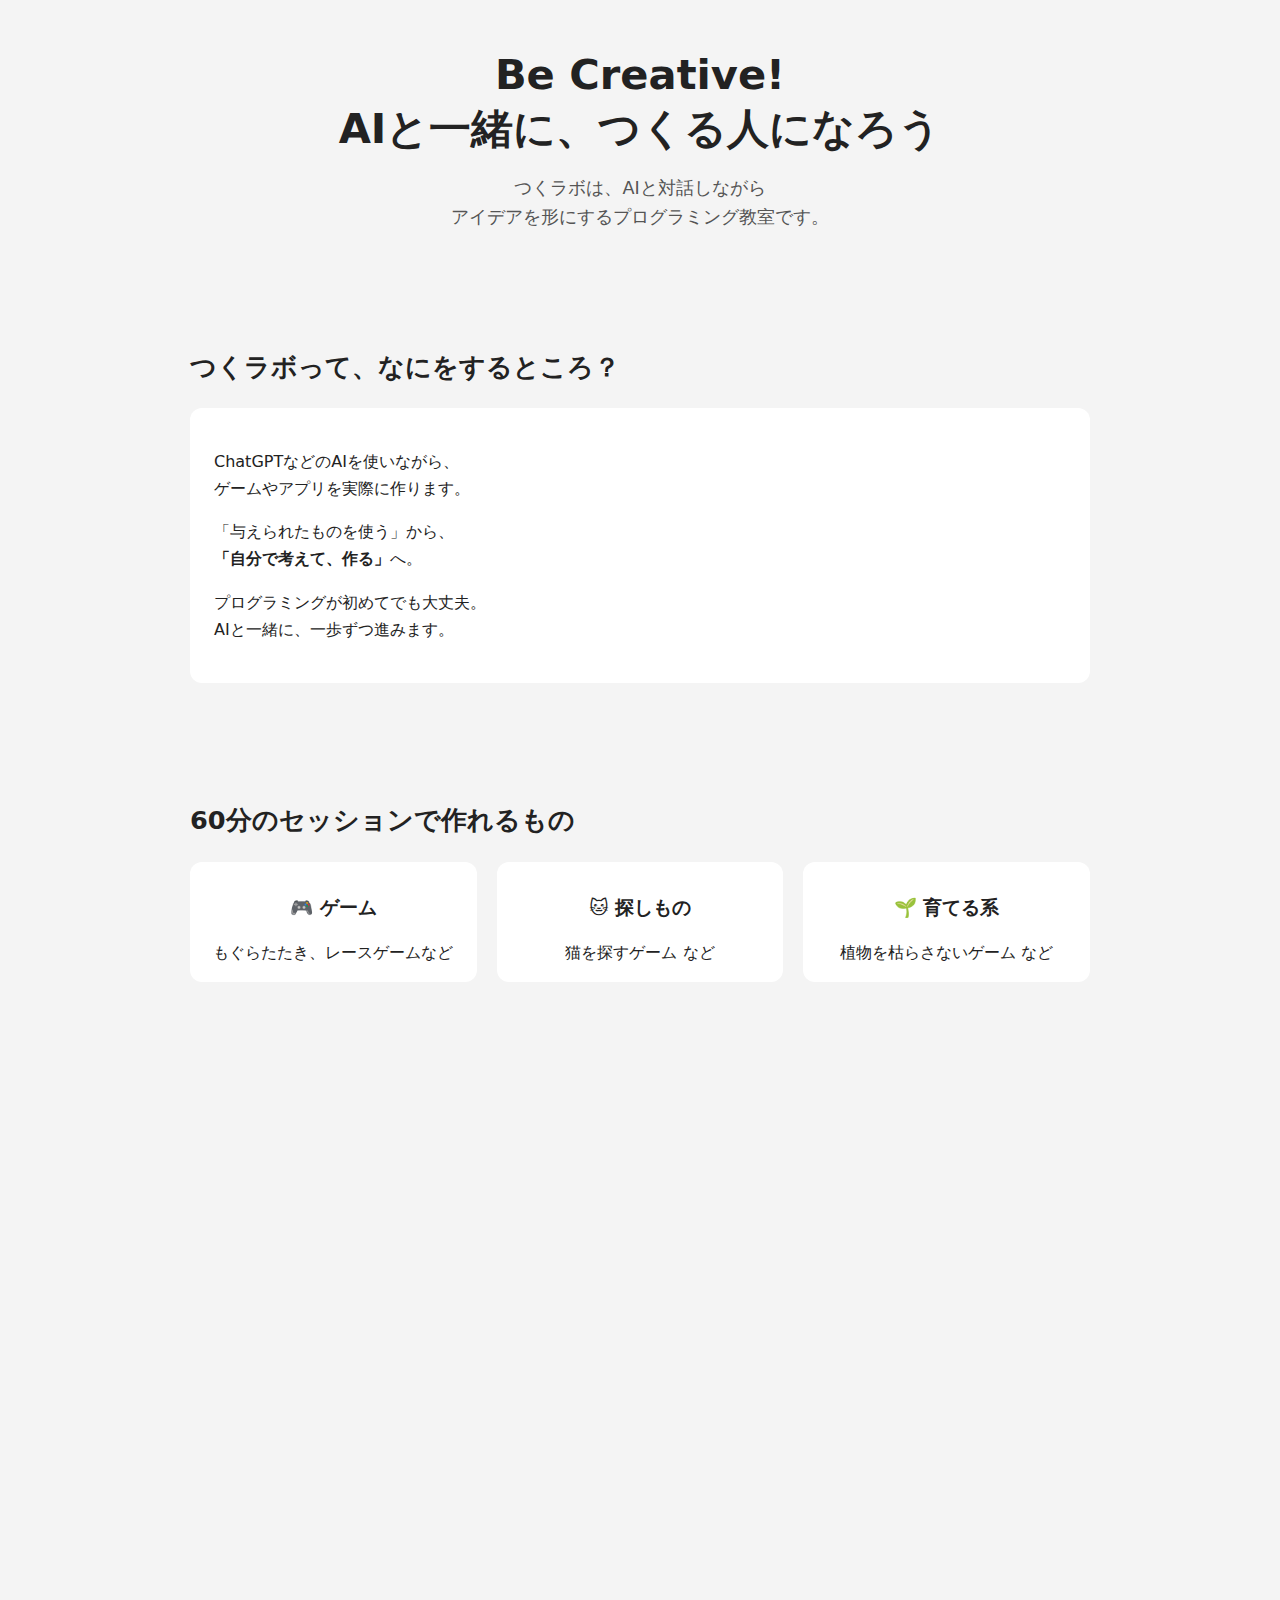
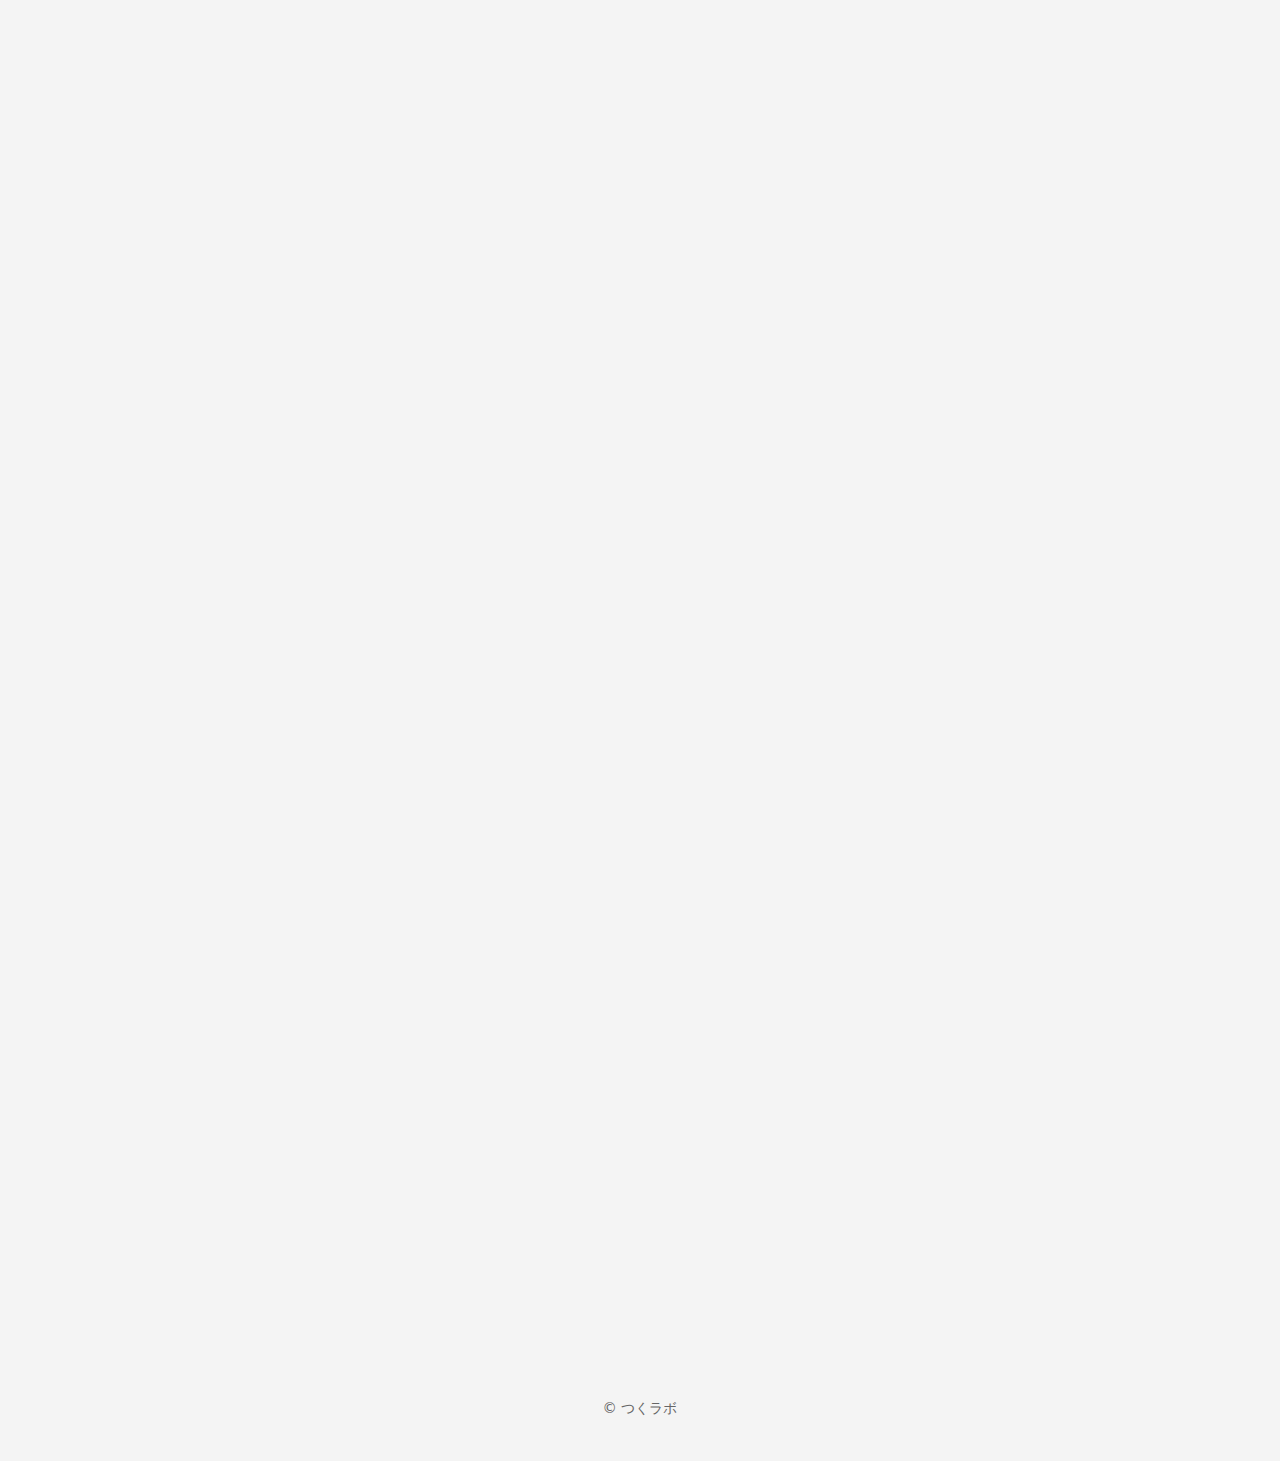
<file: index.html>
<!doctype html>
<html lang="ja">
<head>
  <meta charset="utf-8">
  <title>つくラボ｜AIと一緒に、つくる人になろう</title>
  <meta name="viewport" content="width=device-width, initial-scale=1">

  <link rel="stylesheet" href="style.css">
</head>

<body>

  <!-- HERO -->
  <section class="hero fade">
    <h1>Be Creative!<br>AIと一緒に、つくる人になろう</h1>
    <p>
      つくラボは、AIと対話しながら<br>
      アイデアを形にするプログラミング教室です。
    </p>
  </section>

  <!-- ABOUT -->
  <section class="fade">
    <h2>つくラボって、なにをするところ？</h2>
    <div class="card">
      <p>
        ChatGPTなどのAIを使いながら、<br>
        ゲームやアプリを実際に作ります。
      </p>
      <p>
        「与えられたものを使う」から、<br>
        <strong>「自分で考えて、作る」</strong>へ。
      </p>
      <p>
        プログラミングが初めてでも大丈夫。<br>
        AIと一緒に、一歩ずつ進みます。
      </p>
    </div>
  </section>

  <!-- WORKS -->
  <section class="fade">
    <h2>60分のセッションで作れるもの</h2>
    <div class="works">
      <div class="work">
        <h3>🎮 ゲーム</h3>
        <p>もぐらたたき、レースゲームなど</p>
      </div>
      <div class="work">
        <h3>🐱 探しもの</h3>
        <p>猫を探すゲーム など</p>
      </div>
      <div class="work">
        <h3>🌱 育てる系</h3>
        <p>植物を枯らさないゲーム など</p>
      </div>
    </div>
  </section>

  <!-- FOR ADULT -->
  <section class="fade">
    <h2>大人の方へ</h2>
    <div class="card">
      <p>
        つくラボでは、大人の方の参加も歓迎しています。
      </p>
      <p>
        プログラミング経験は不要です。<br>
        AIと対話しながら、
      </p>
      <ul>
        <li>簡単なゲーム</li>
        <li>業務に使えるツール</li>
        <li>アイデアのプロトタイプ</li>
      </ul>
      <p>
        を作る体験ができます。
      </p>
    </div>
  </section>

  <!-- TEACHER -->
  <section class="fade">
    <h2>講師紹介</h2>
    <div class="card">
      <p><strong>竹内 智則</strong></p>
      <p>
        プログラマー・英語講師。<br>
        iPhoneアプリ「ぼくらの瞬間英作文」は<br>
        40,000以上ダウンロードされています。
      </p>
      <p>
        2025年、子どもが生まれ、地元藤枝へ。<br>
        この街で「つくる人」を増やしたいと思い、つくラボを始めました。
      </p>
    </div>
  </section>

  <!-- PRICE -->
  <section class="fade">
    <h2>料金について</h2>
    <div class="card">
      <p>
        体験ワークショップ：<strong>1,000円</strong>
      </p>
      <p>
        月謝（予定）：<strong>7,700円〜</strong>
      </p>
      <p class="note">
        ※内容・方針は変えず、段階的にアップデート予定です
      </p>
    </div>
  </section>

  <!-- APPLY -->
  <section class="fade">
    <h2>体験ワークショップ申込み</h2>
    <div class="card">
      <p>
        開催日・時間は随時更新します。
      </p>
      <a class="btn" href="https://forms.gle/xxxx" target="_blank">
        申し込みはこちら
      </a>
    </div>
  </section>

  <!-- SNS -->
  <section class="fade">
    <h2>活動の様子</h2>
    <p>
      日々の様子はInstagramで発信しています。
    </p>
    <a class="btn" href="#" target="_blank">
      Instagramを見る
    </a>
  </section>

  <footer>
    © つくラボ
  </footer>

  <script src="script.js"></script>

</body>
</html>
</file>
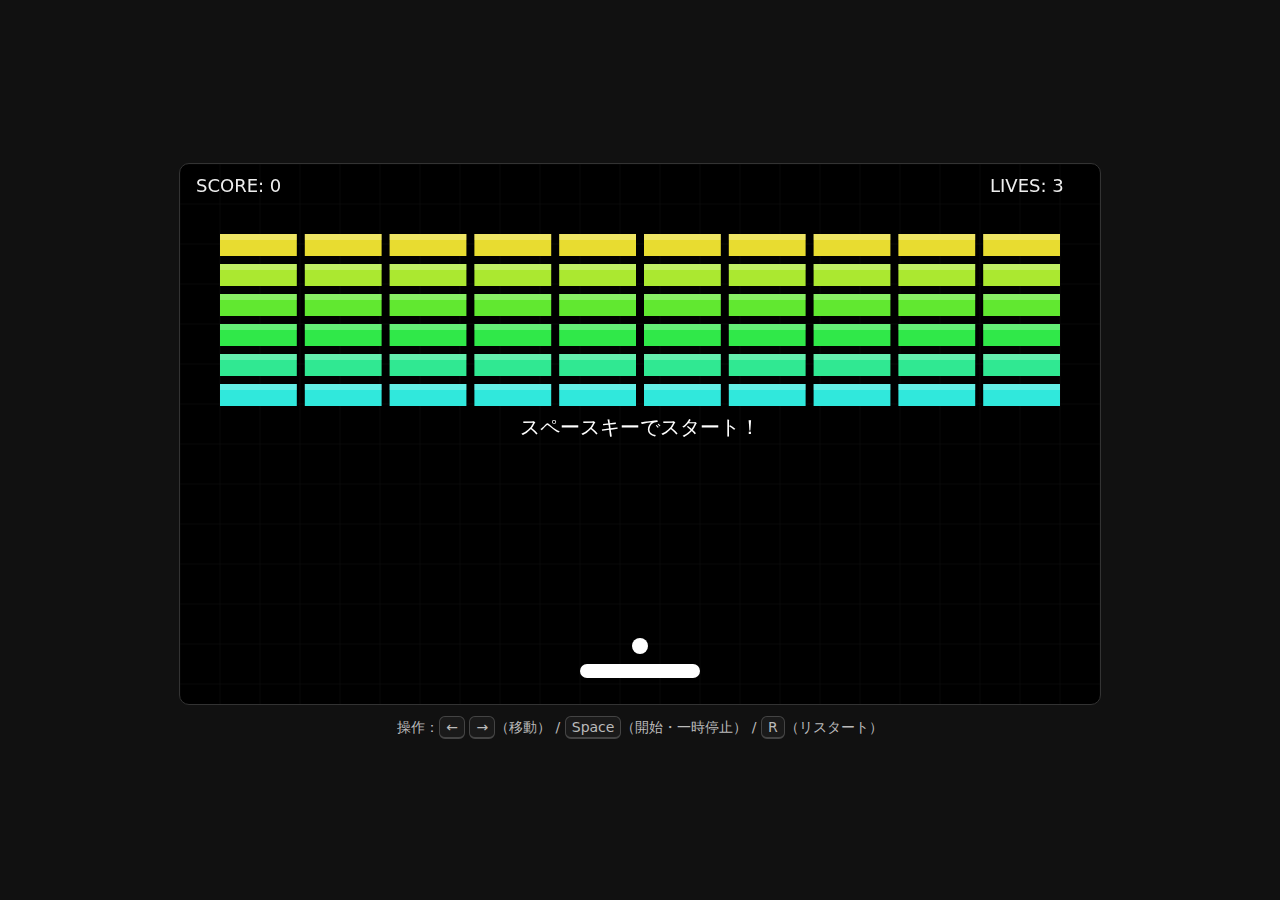
<file: demo_apps/break_out/index.html>
<!doctype html>
<html lang="ja">
<head>
  <meta charset="utf-8" />
  <meta name="viewport" content="width=device-width,initial-scale=1" />
  <title>Block Breaker (JS)</title>
  <style>
    body { margin: 0; background: #111; color: #eee; font-family: system-ui, -apple-system, sans-serif; }
    .wrap { display: grid; place-items: center; height: 100vh; }
    canvas { background: #000; border: 1px solid #333; border-radius: 10px; }
    .hint { margin-top: 10px; font-size: 14px; color: #bbb; text-align: center; }
    .kbd { padding: 2px 6px; border: 1px solid #444; border-bottom-width: 2px; border-radius: 6px; background: #1a1a1a; }
  </style>
</head>
<body>
  <div class="wrap">
    <div>
      <canvas id="game" width="920" height="540"></canvas>
      <div class="hint">
        操作：<span class="kbd">←</span> <span class="kbd">→</span>（移動）
        / <span class="kbd">Space</span>（開始・一時停止）
        / <span class="kbd">R</span>（リスタート）
      </div>
    </div>
  </div>

<script>
(() => {

  // ===== 効果音 =====
  const hitSound = new Audio("firework.mp3");
  hitSound.volume = 0.6;

  // 連続再生対策
  function playHitSound() {
    hitSound.currentTime = 0;
    hitSound.play();
  }

  const canvas = document.getElementById("game");
  const ctx = canvas.getContext("2d");

  // ====== 設定 ======
  const W = canvas.width, H = canvas.height;

  const paddle = {
    w: 120,
    h: 14,
    x: (W - 120) / 2,
    y: H - 40,
    speed: 820, // px/s
  };

  const ball = {
    r: 8,
    x: W / 2,
    y: H - 60,
    vx: 600, // px/s
    vy: -700, // px/s
    speedMax: 1200,
  };

  const bricks = {
    cols: 10,
    rows: 6,
    gap: 8,
    top: 70,
    side: 40,
    h: 22,
    items: []
  };

  function resetBricks() {
    bricks.items = [];
    const totalGap = (bricks.cols - 1) * bricks.gap;
    const bw = (W - bricks.side * 2 - totalGap) / bricks.cols;
    for (let r = 0; r < bricks.rows; r++) {
      for (let c = 0; c < bricks.cols; c++) {
        bricks.items.push({
          x: bricks.side + c * (bw + bricks.gap),
          y: bricks.top + r * (bricks.h + bricks.gap),
          w: bw,
          h: bricks.h,
          alive: true,
          hp: 1, // 1で通常、2以上で硬いブロックも作れる
          value: 10
        });
      }
    }
  }

  function resetBallAndPaddle() {
    paddle.x = (W - paddle.w) / 2;
    ball.x = W / 2;
    ball.y = paddle.y - 18;
    ball.vx = (Math.random() < 0.5 ? -1 : 1) * 240;
    ball.vy = -280;
  }

  let score = 0;
  let lives = 3;
  let running = false; // Spaceで開始
  let gameOver = false;
  let cleared = false;

  resetBricks();
  resetBallAndPaddle();

  // ====== 入力 ======
  const keys = new Set();
  window.addEventListener("keydown", (e) => {
    if (["ArrowLeft","ArrowRight","Space","KeyR"].includes(e.code)) e.preventDefault();
    keys.add(e.code);

    if (e.code === "Space") {
      if (!gameOver && !cleared) running = !running;
    }
    if (e.code === "KeyR") restart();
  });
  window.addEventListener("keyup", (e) => keys.delete(e.code));

  // ====== ユーティリティ ======
  function clamp(v, min, max) { return Math.max(min, Math.min(max, v)); }

  function circleRectCollision(cx, cy, cr, rx, ry, rw, rh) {
    const nx = clamp(cx, rx, rx + rw);
    const ny = clamp(cy, ry, ry + rh);
    const dx = cx - nx;
    const dy = cy - ny;
    return (dx*dx + dy*dy) <= cr*cr;
  }

  // ====== ゲーム制御 ======
  function restart() {
    score = 0;
    lives = 3;
    running = false;
    gameOver = false;
    cleared = false;
    resetBricks();
    resetBallAndPaddle();
  }

  function loseLife() {
    lives--;
    running = false;
    if (lives <= 0) {
      gameOver = true;
    } else {
      resetBallAndPaddle();
    }
  }

  function checkClear() {
    if (bricks.items.every(b => !b.alive)) {
      cleared = true;
      running = false;
    }
  }

  // ====== 更新 ======
  let last = performance.now();

  function update(dt) {
    // パドル移動
    let dir = 0;
    if (keys.has("ArrowLeft")) dir -= 1;
    if (keys.has("ArrowRight")) dir += 1;
    paddle.x += dir * paddle.speed * dt;
    paddle.x = clamp(paddle.x, 10, W - paddle.w - 10);

    // 停止中はボールをパドルに追従
    if (!running) {
      ball.x = clamp(ball.x, paddle.x + paddle.w/2, paddle.x + paddle.w/2);
      ball.y = paddle.y - 18;
      return;
    }

    // ボール移動
    ball.x += ball.vx * dt;
    ball.y += ball.vy * dt;

    // 壁反射
    if (ball.x - ball.r < 0) { ball.x = ball.r; ball.vx *= -1; }
    if (ball.x + ball.r > W) { ball.x = W - ball.r; ball.vx *= -1; }
    if (ball.y - ball.r < 0) { ball.y = ball.r; ball.vy *= -1; }

    // 落下
    if (ball.y - ball.r > H) {
      loseLife();
      return;
    }

    // パドル衝突
    if (circleRectCollision(ball.x, ball.y, ball.r, paddle.x, paddle.y, paddle.w, paddle.h) && ball.vy > 0) {
      // どこに当たったかで角度変化
      const hit = (ball.x - (paddle.x + paddle.w/2)) / (paddle.w/2); // -1..1
      const maxAngle = 70 * Math.PI / 180; // 最大70度
      const angle = hit * maxAngle;

      // 速度は少しずつ上げる（上限あり）
      const speed = clamp(Math.hypot(ball.vx, ball.vy) * 1.03, 200, ball.speedMax);
      ball.vx = speed * Math.sin(angle);
      ball.vy = -Math.abs(speed * Math.cos(angle));

      // めり込み防止
      ball.y = paddle.y - ball.r - 0.5;
    }

    // ブロック衝突
    for (const b of bricks.items) {
      if (!b.alive) continue;
      if (!circleRectCollision(ball.x, ball.y, ball.r, b.x, b.y, b.w, b.h)) continue;

      // ヒット処理
      b.hp -= 1;

      playHitSound();

      if (b.hp <= 0) {
        b.alive = false;
        score += b.value;
        checkClear();
      }

      // 反射（簡易：どっち側に当たったかで反転）
      const prevX = ball.x - ball.vx * dt;
      const prevY = ball.y - ball.vy * dt;

      const hitFromLeft  = prevX <= b.x - ball.r;
      const hitFromRight = prevX >= b.x + b.w + ball.r;
      const hitFromTop   = prevY <= b.y - ball.r;
      const hitFromBottom= prevY >= b.y + b.h + ball.r;

      if (hitFromLeft || hitFromRight) ball.vx *= -1;
      else if (hitFromTop || hitFromBottom) ball.vy *= -1;
      else ball.vy *= -1; // 迷ったら縦反転

      break; // 1フレームで複数ブロックに当たりすぎるのを防止
    }
  }

  // ====== 描画 ======
  function draw() {
    ctx.clearRect(0, 0, W, H);

    // 背景グリッド風
    ctx.globalAlpha = 0.15;
    ctx.strokeStyle = "#3a3a3a";
    ctx.lineWidth = 1;
    for (let x = 0; x <= W; x += 40) {
      ctx.beginPath(); ctx.moveTo(x, 0); ctx.lineTo(x, H); ctx.stroke();
    }
    for (let y = 0; y <= H; y += 40) {
      ctx.beginPath(); ctx.moveTo(0, y); ctx.lineTo(W, y); ctx.stroke();
    }
    ctx.globalAlpha = 1;

    // UI
    ctx.fillStyle = "#eee";
    ctx.font = "18px system-ui";
    ctx.fillText(`SCORE: ${score}`, 16, 28);
    ctx.fillText(`LIVES: ${lives}`, W - 110, 28);

    // ブロック
    for (const b of bricks.items) {
      if (!b.alive) continue;
      ctx.fillStyle = "hsl(" + (b.y * 0.8) + " 80% 55%)";
      ctx.fillRect(b.x, b.y, b.w, b.h);
      ctx.globalAlpha = 0.25;
      ctx.fillStyle = "#fff";
      ctx.fillRect(b.x, b.y, b.w, 6);
      ctx.globalAlpha = 1;
    }

    // パドル
    ctx.fillStyle = "#ffffff";
    roundRect(ctx, paddle.x, paddle.y, paddle.w, paddle.h, 7);
    ctx.fill();

    // ボール
    ctx.beginPath();
    ctx.arc(ball.x, ball.y, ball.r, 0, Math.PI * 2);
    ctx.fillStyle = "#fff";
    ctx.fill();

    // メッセージ
    if (gameOver) {
      centerText("GAME OVER", 46);
      centerText("Rボタンで再スタート", 18, 34);
    } else if (cleared) {
      centerText("CLEAR!", 46);
      centerText("Rボタンで再スタート", 18, 34);
    } else if (!running) {
      centerText("スペースキーでスタート！", 20);
    }
  }

  function centerText(text, size, yOffset=0) {
    ctx.fillStyle = "#fff";
    ctx.font = `${size}px system-ui`;
    const m = ctx.measureText(text);
    ctx.fillText(text, (W - m.width)/2, H/2 + yOffset);
  }

  function roundRect(ctx, x, y, w, h, r) {
    const rr = Math.min(r, w/2, h/2);
    ctx.beginPath();
    ctx.moveTo(x + rr, y);
    ctx.arcTo(x + w, y, x + w, y + h, rr);
    ctx.arcTo(x + w, y + h, x, y + h, rr);
    ctx.arcTo(x, y + h, x, y, rr);
    ctx.arcTo(x, y, x + w, y, rr);
    ctx.closePath();
  }

  // ====== ループ ======
  function loop(now) {
    const dt = Math.min(0.033, (now - last) / 1000); // 最大33ms
    last = now;

    update(dt);
    draw();

    requestAnimationFrame(loop);
  }
  requestAnimationFrame(loop);
})();
</script>
</body>
</html>
</file>
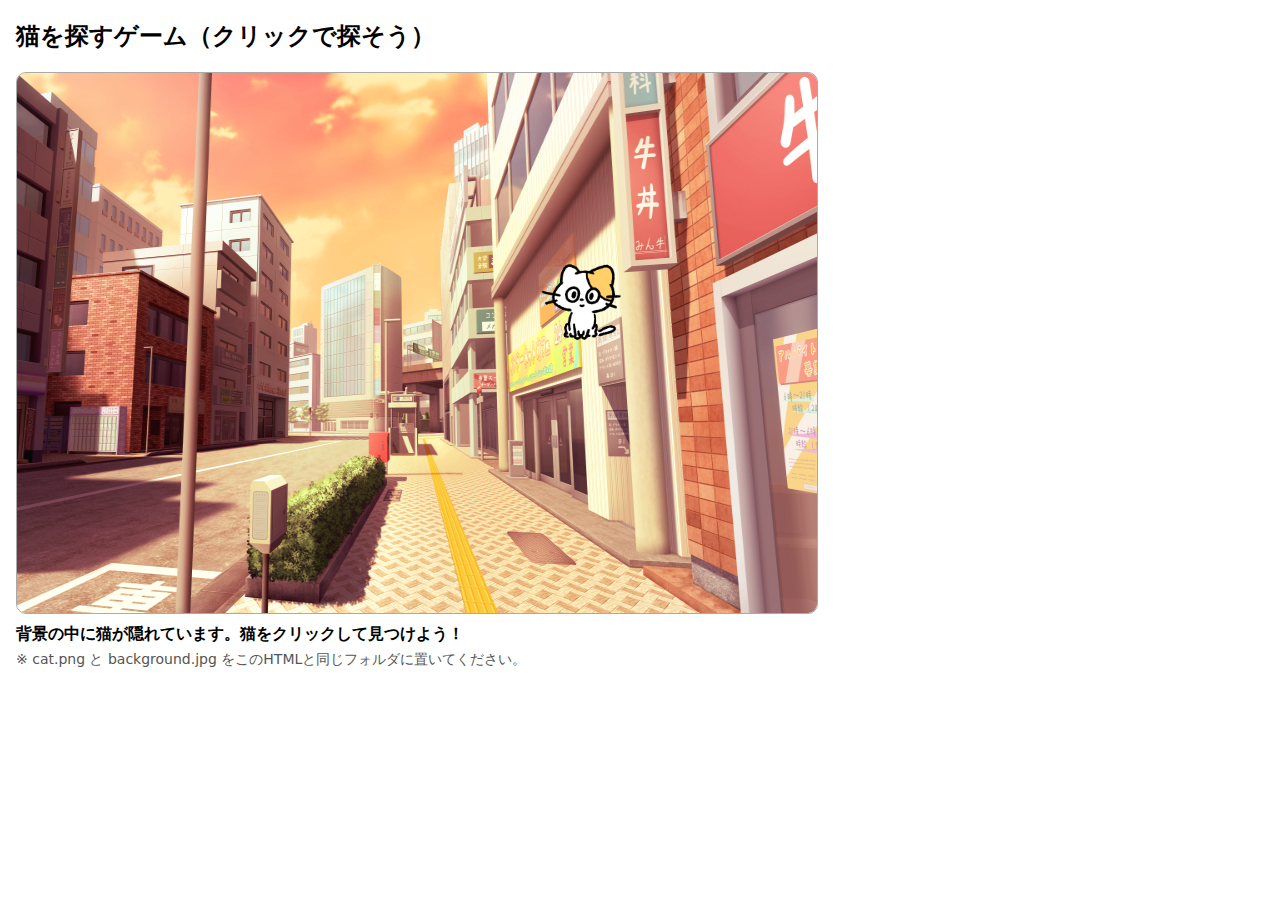
<file: demo_apps/cat_search/index.html>
<!doctype html>
<html lang="ja">
<head>
  <meta charset="utf-8" />
  <meta name="viewport" content="width=device-width,initial-scale=1" />
  <title>猫を探すゲーム</title>
  <style>
    body {
      font-family: system-ui, -apple-system, "Hiragino Sans", "Noto Sans JP", sans-serif;
      margin: 16px;
    }
    canvas {
      border: 1px solid #aaa;
      border-radius: 10px;
      display: block;
      background: #f9f9f9;
      max-width: 100%;
      height: auto;
    }
    .info {
      margin-top: 10px;
      font-weight: 700;
    }
    .hint {
      margin-top: 6px;
      color: #555;
      font-size: 14px;
    }
  </style>
</head>
<body>
  <h2>猫を探すゲーム（クリックで探そう）</h2>
  <canvas id="game" width="800" height="540"></canvas>
  <div class="info" id="info">背景の中に猫が隠れています。猫をクリックして見つけよう！</div>
  <div class="hint">※ cat.png と background.jpg をこのHTMLと同じフォルダに置いてください。</div>

  <script>
    const canvas = document.getElementById("game");
    const ctx = canvas.getContext("2d");
    const info = document.getElementById("info");

    const W = canvas.width;
    const H = canvas.height;

    // ===== 画像読み込み =====
    const bgImg = new Image();
    bgImg.src = "background.jpg";

    const catImg = new Image();
    catImg.src = "cat.png";

    // ===== ゲーム状態 =====
    let cleared = false;

    // 猫の表示サイズ（画像の実サイズに関係なくここで統一）
    const cat = {
      w: 90,
      h: 90,
      x: 0,
      y: 0,
      visible: true
    };

    // 猫の位置をランダムに決める（背景からはみ出さない）
    function randomizeCatPosition() {
      cat.x = Math.floor(Math.random() * (W - cat.w));
      cat.y = Math.floor(Math.random() * (H - cat.h));
    }

    // クリック座標をキャンバス座標に変換
    function getMousePos(evt) {
      const rect = canvas.getBoundingClientRect();
      const scaleX = canvas.width / rect.width;
      const scaleY = canvas.height / rect.height;
      return {
        x: (evt.clientX - rect.left) * scaleX,
        y: (evt.clientY - rect.top) * scaleY
      };
    }

    // 当たり判定（猫の矩形をクリックしたか）
    function isHitCat(px, py) {
      return (
        px >= cat.x &&
        px <= cat.x + cat.w &&
        py >= cat.y &&
        py <= cat.y + cat.h
      );
    }

    // ===== クリック処理 =====
    canvas.addEventListener("click", (e) => {
      if (cleared) return;

      const { x, y } = getMousePos(e);

      if (cat.visible && isHitCat(x, y)) {
        cleared = true;
        info.textContent = "🎉 クリア！猫を見つけました！";
      } else {
        // 外した時のメッセージ（任意）
        info.textContent = "うーん…そこじゃない！もう一度探してみよう。";
      }
    });

    // ===== 描画 =====
    function draw() {
      // 背景
      ctx.clearRect(0, 0, W, H);
      ctx.drawImage(bgImg, 0, 0, W, H);

      // 猫
      if (!cleared && cat.visible) {
        ctx.drawImage(catImg, cat.x, cat.y, cat.w, cat.h);
      }

      // クリア表示（キャンバス上にも表示）
      if (cleared) {
        ctx.fillStyle = "rgba(0,0,0,0.55)";
        ctx.fillRect(0, 0, W, H);

        ctx.fillStyle = "#fff";
        ctx.font = "bold 44px sans-serif";
        ctx.textAlign = "center";
        ctx.fillText("CLEAR!", W / 2, H / 2 - 10);

        ctx.font = "20px sans-serif";
        ctx.fillText("猫を見つけた！", W / 2, H / 2 + 30);

        ctx.textAlign = "left";
      }

      requestAnimationFrame(draw);
    }

    // ===== 画像ロード完了を待って開始 =====
    function startIfReady() {
      if (!bgImg.complete || !catImg.complete) return;
      // 画像が壊れていたり 0x0 のとき対策（読み込み失敗時）
      if (bgImg.naturalWidth === 0 || catImg.naturalWidth === 0) {
        info.textContent = "画像の読み込みに失敗しました。ファイル名と場所を確認してください。";
        return;
      }
      randomizeCatPosition();
      draw();
    }

    bgImg.onload = startIfReady;
    catImg.onload = startIfReady;

    // どちらかがキャッシュで即completeのときの保険
    setTimeout(startIfReady, 50);
  </script>
</body>
</html>
</file>
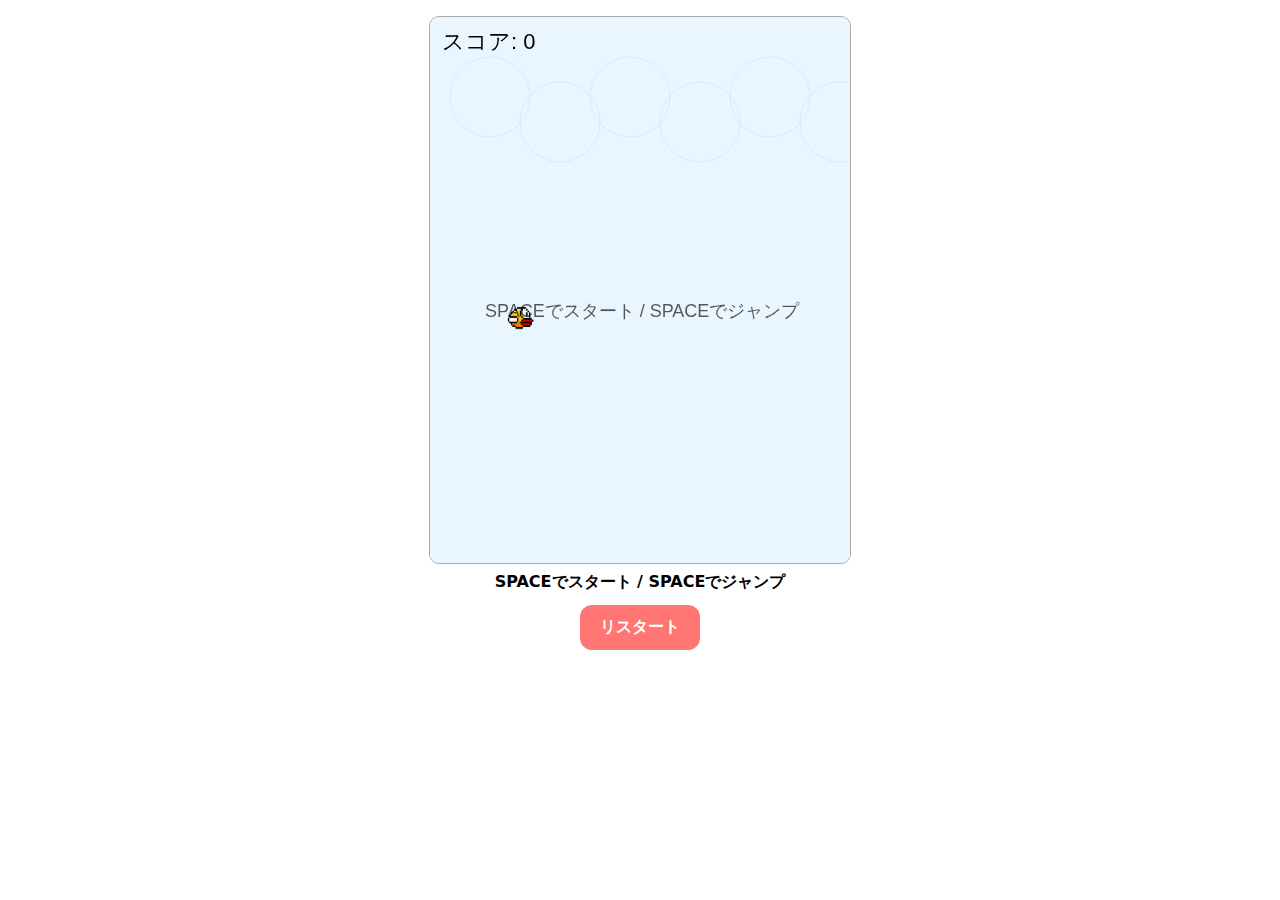
<file: demo_apps/flappybird/index.html>
<!doctype html>
<html lang="ja">
<head>
  <meta charset="utf-8" />
  <meta name="viewport" content="width=device-width,initial-scale=1" />
  <title>Flappy Bird：スペースで飛ぶ鳥</title>
  <style>
    body{
      font-family: system-ui, -apple-system, "Hiragino Sans", "Noto Sans JP", sans-serif;
      margin: 16px;
      display: flex;
      flex-direction: column;
      align-items: center;   /* 横方向中央 */
    }
    canvas{
      border: 1px solid #aaa;
      border-radius: 10px;
      background: #f7fbff;
      display: block;
    }
    .info{
      margin-top: 8px;
      font-weight: 700;
    }
    .sub{
      margin-top: 4px;
      color: #555;
      font-size: 13px;
    }
    #restartBtn{
      margin-top: 12px;
      padding: 12px 20px;
      font-size: 16px;
      font-weight: 700;
      border-radius: 12px;
      border: none;
      background: #ff7675;
      color: #fff;
      cursor: pointer;
    }

    #restartBtn:active{
      transform: scale(0.96);
    }
  </style>
</head>
<body>

<canvas id="game" width="600" height="600"></canvas>
<div class="info" id="info">SPACEでスタート / SPACEでジャンプ</div>
<button id="restartBtn">リスタート</button>

<script>
const canvas = document.getElementById("game");
const ctx = canvas.getContext("2d");
const info = document.getElementById("info");

const W = canvas.width;
const H = canvas.height;

const birdImage = new Image();
birdImage.src = "bird.png";

const flapSound = new Audio("flap.mp3");
flapSound.volume = 0.6;

function playFlapSound() {
  flapSound.currentTime = 0; // 連打対策
  flapSound.play().catch(() => { });
}

// ===== 鳥（プレイヤー） =====
const bird = {
  x: 90,
  y: H / 2,
  r: 14,          // 半径
  vy: 0,
  gravity: 0.45,
  flap: -7.5
};

// ===== パイプ（障害物） =====
let pipes = [];
const pipeW = 60;
const gapH = 160;
let pipeSpeed = 2.6;
let spawnTimer = 0;
const SPAWN_INTERVAL = 95; // フレーム（60fps前提で約1.6秒）

// ===== ゲーム状態 =====
let running = false;
let gameOver = false;
let score = 0;

// ===== 入力 =====
window.addEventListener("keydown", (e) => {
  if (e.key === " " || e.code === "Space") {
    e.preventDefault();
    if (!running && !gameOver) startGame();
    if (running) bird.vy = bird.flap;
    playFlapSound();
  }
  if (e.key.toLowerCase() === "r") {
    reset();
  }
});

canvas.addEventListener("pointerdown", () => {
  // スマホ/タブレットでも遊べるように
  if (!running && !gameOver) startGame();
  if (running) bird.vy = bird.flap;
  playFlapSound();
});

// ===== 初期化 =====
function reset() {
  running = false;
  gameOver = false;
  score = 0;
  pipes = [];
  spawnTimer = 0;
  pipeSpeed = 2.6;

  bird.y = H / 2;
  bird.vy = 0;

  info.textContent = "SPACEでスタート / SPACEでジャンプ";
}

function startGame() {
  running = true;
  info.textContent = "飛べ！";
}

// ===== パイプ生成 =====
function spawnPipe() {
  // 上パイプの下端が y=topH になるイメージ
  const margin = 70;
  const topH = Math.floor(
    margin + Math.random() * (H - margin*2 - gapH)
  );

  pipes.push({
    x: W + 10,
    topH: topH,
    passed: false
  });
}

// ===== 当たり判定（円 vs 矩形） =====
function circleRectHit(cx, cy, cr, rx, ry, rw, rh) {
  const closestX = Math.max(rx, Math.min(cx, rx + rw));
  const closestY = Math.max(ry, Math.min(cy, ry + rh));
  const dx = cx - closestX;
  const dy = cy - closestY;
  return (dx*dx + dy*dy) <= cr*cr;
}

// ===== 更新 =====
function update() {
  if (!running) return;

  // 鳥：物理
  bird.vy += bird.gravity;
  bird.y += bird.vy;

  // 地面・天井
  if (bird.y - bird.r < 0) {
    bird.y = bird.r;
    bird.vy = 0;
  }
  if (bird.y + bird.r > H) {
    endGame();
  }

  // パイプ生成
  spawnTimer++;
  if (spawnTimer >= SPAWN_INTERVAL) {
    spawnTimer = 0;
    spawnPipe();
  }

  // パイプ移動＋判定
  for (const p of pipes) {
    p.x -= pipeSpeed;

    const topRect = { x: p.x, y: 0, w: pipeW, h: p.topH };
    const bottomRect = { x: p.x, y: p.topH + gapH, w: pipeW, h: H - (p.topH + gapH) };

    // 衝突
    if (
      circleRectHit(bird.x, bird.y, bird.r, topRect.x, topRect.y, topRect.w, topRect.h) ||
      circleRectHit(bird.x, bird.y, bird.r, bottomRect.x, bottomRect.y, bottomRect.w, bottomRect.h)
    ) {
      endGame();
    }

    // スコア：鳥がパイプを通過したら+1
    if (!p.passed && p.x + pipeW < bird.x) {
      p.passed = true;
      score++;
    }
  }

  // 画面外のパイプ削除
  pipes = pipes.filter(p => p.x + pipeW > -20);

  // 少しずつ難しくする（任意）
  if (score > 0 && score % 6 === 0) {
    pipeSpeed = 2.6 + Math.min(2.2, score * 0.03);
  }
}

function endGame() {
  running = false;
  gameOver = true;
  info.textContent = `💥 GAME OVER！スコア：${score}（Rでリスタート）`;
}

// ===== 描画 =====
function draw() {
  ctx.clearRect(0, 0, W, H);

  // 背景（空）
  ctx.fillStyle = "#eaf6ff";
  ctx.fillRect(0, 0, W, H);

  // 雲っぽい線（雰囲気）
  ctx.strokeStyle = "rgba(0,0,0,0.06)";
  for (let i = 0; i < 6; i++) {
    ctx.beginPath();
    ctx.arc(60 + i*70, 80 + (i%2)*25, 40, 0, Math.PI*2);
    ctx.stroke();
  }

  // パイプ
  for (const p of pipes) {
    // 上
    ctx.fillStyle = "#2ecc71";
    ctx.fillRect(p.x, 0, pipeW, p.topH);

    // 下
    ctx.fillRect(p.x, p.topH + gapH, pipeW, H - (p.topH + gapH));

    // ふち
    ctx.strokeStyle = "rgba(0,0,0,0.25)";
    ctx.strokeRect(p.x, 0, pipeW, p.topH);
    ctx.strokeRect(p.x, p.topH + gapH, pipeW, H - (p.topH + gapH));
  }

  // 鳥（画像）
  ctx.drawImage(
    birdImage,
    bird.x - bird.r,
    bird.y - bird.r,
    bird.r * 2,
    bird.r * 2
  );


  // スコア表示（常に表示）
  ctx.fillStyle = "#000";
  ctx.font = "22px sans-serif";
  ctx.fillText(`スコア: ${score}`, 12, 32);

  // 待機中の案内
  if (!running && !gameOver) {
    ctx.fillStyle = "rgba(0,0,0,0.65)";
    ctx.font = "18px sans-serif";
    ctx.fillText("SPACEでスタート / SPACEでジャンプ", 55, H/2);
  }

  // ループ
  requestAnimationFrame(draw);
}

const restartBtn = document.getElementById("restartBtn");

restartBtn.addEventListener("click", () => {
  reset();
});

function resizeCanvas() {
  const maxW = Math.min(420, window.innerWidth - 24);
  const ratio = 520 / 400; // 元の縦横比
  canvas.width = maxW;
  canvas.height = maxW * ratio;
}

resizeCanvas();
window.addEventListener("resize", resizeCanvas);

// ===== ループ開始 =====
reset();
draw();
function loop() {
  update();
  requestAnimationFrame(loop);
}
loop();
</script>
</body>
</html>
</file>
<file: style.css>
body {
  margin: 0;
  font-family: system-ui, -apple-system, "Hiragino Sans", "Noto Sans JP", sans-serif;
  line-height: 1.7;
  color: #222;
  background: #f4f4f4;
}

section {
  padding: 40px 20px;
  max-width: 900px;
  margin: 0 auto;
}

h1, h2, h3 {
  line-height: 1.3;
}

h1 {
  font-size: 2.2rem;
  margin-bottom: 16px;
}

h2 {
  font-size: 1.6rem;
  margin-bottom: 24px;
}

p {
  margin-bottom: 16px;
}

img {
  max-width: 100%;
  height: auto;
}

.font-15 {
  font-size: 0.95rem;
}

a:not(.btn) {
  color: #333333;
  font-weight: 500;
}

a:not(.btn):hover {
  color: #777777;
}

.hero {
  max-width: none;
  overflow: hidden;
  position: relative;
  margin: 0;
  text-align: center;
  padding: 20px 20px 40px;
}

.hero::before {
  content: "";
  position: absolute;
  inset: 0;

  background: linear-gradient(120deg, #95bcda, #ffffff);
  clip-path: circle(0% at 50% 50%);
  transition: clip-path 0.8s ease-out;

  z-index: 0;
}

.hero.bg-expand::before {
  clip-path: circle(100% at 50% 50%);
}

.hero-inner {
  max-width: 900px;
  margin: 0 auto;
  position: relative;
}

.hero-logo {
  display: block;
  width: 160px;
  max-width: 40vw;
  height: auto;
  margin-bottom: 32px;
  position: relative;
  z-index: 10;
}

@media (max-width: 600px) {
  .hero-logo {
    width: 120px;
    margin-bottom: 24px;
  }
}

#hero-picture {
  position: relative;
  display: inline-block;
}

/* hero_picture の背景 */
#hero-picture.show::after {
  content: "";
  position: absolute;
  inset: -200px;

  background-image: url("images/hero_back.webp");
  background-size: contain;
  background-repeat: no-repeat;
  background-position: center;

  z-index: 1;
  opacity: 0.9;

  /* 少し遊びを入れるなら */
  transform: scale(1.05);
}

/* 前面の画像 */
#hero-picture img {
  position: relative;
  z-index: 2;
  display: block;
}

.hero h1 {
  font-size: 2.6rem;
}

@media (max-width: 600px) {
  .hero h1 {
    font-size: 1.9rem;
  }
}

.cursor {
  display: inline-block;
  margin-left: 2px;
  animation: blink 1s steps(1) infinite;
}

@keyframes blink {

  0%,
  50% {
    opacity: 1;
  }

  50.01%,
  100% {
    opacity: 0;
  }
}

.hero p {
  font-size: 1.1rem;
  color: #555;
}

.card {
  background: #fff;
  border-radius: 12px;
  padding: 24px;
  margin-bottom: 20px;
}

/* ===== card with image ===== */
.card-with-image {
  display: flex;
  gap: 24px;
  align-items: center;
}

.card-text {
  flex: 1;
}

.card-illustration img {
  max-width: 100%;
  height: auto;
}

@media (max-width: 700px) {
  .card-with-image {
    flex-direction: column;
  }
}

/* ===== works ===== */
.works {
  display: grid;
  grid-template-columns: repeat(auto-fit, minmax(220px, 1fr));
  gap: 20px;
}

.work {
  background: #fff;
  border-radius: 12px;
  padding: 16px 16px 0;
  text-align: center;
}

.demo-link {
  display: block;
  color: inherit;
  text-decoration: none;
}

.demo-card {
  cursor: pointer;
  transition: transform 0.3s ease, box-shadow 0.3s ease;
}

.demo-thumb {
  overflow: hidden;
  border-radius: 12px;
  margin-bottom: 12px;
}

.demo-thumb img {
  width: 100%;
  display: block;
  transition: transform 0.4s ease;
}

/* hover effect */
.demo-card:hover {
  transform: translateY(-6px);
  box-shadow: 0 12px 40px rgba(0,0,0,0.1);
}

.demo-card:hover img {
  transform: scale(1.08);
}

/* ===== teacher ===== */
.teacher-card {
  display: block;
}

.teacher-header {
  display: flex;
  align-items: center;
  justify-content: center;
  gap: 16px;
  margin-bottom: 28px;
}

@media (min-width: 600px) {
  .teacher-header {
    padding-top: 16px;
  }
}

.teacher-photo {
  height: 140px;
  border-radius: 8px;
  object-fit: cover;
  flex-shrink: 0;
}

@media (max-width: 600px) {
  .teacher-photo {
    height: 120px;
  }
}

.teacher-name {
  font-size: 1.2rem;
  margin: 0;
}

.teacher-title {
  font-size: 0.95rem;
  color: #535353;
  margin: 4px 0 0;
}

.teacher-divider {
  border: none;
  border-top: 1px solid #eee;
  margin: 32px 0;
}

.message-more {
  display: none;
  margin-top: 12px;
}

.message-fade-preview {
  position: relative;
  max-height: 2.8em;
  overflow: hidden;
  margin-top: 12px;
  color: #666;
}

.letter-style {
  background: #fffdfd;
  border: 1px solid #e6e6e6;
  border-radius: 12px;

  padding: 32px 28px;
  margin: 48px auto;
}

@media (max-width: 600px) {
  .letter-style {
    padding: 24px 16px;
    margin: 32px auto;
  }
}

/* フェード */
.message-fade-preview::after {
  content: "";
  position: absolute;
  left: 0;
  right: 0;
  bottom: 0;
  height: 2em;
  background: linear-gradient(to bottom,
      rgba(255, 255, 255, 0),
      #ffffff);
}

.toggle-message-btn {
  margin-top: 16px;
  background: none;
  border: none;
  color: #555;
  font-size: 14px;
  cursor: pointer;
  padding: 0;
}

.toggle-message-btn:hover {
  text-decoration: underline;
}

/* ===== teacher gallery ===== */
.teacher-gallery {
  display: grid;
  grid-template-columns: repeat(2, 1fr);
  gap: 12px;
  margin-top: 24px;
}

.teacher-gallery img {
  width: 100%;
  height: 160px;
  object-fit: cover;
  border-radius: 8px;
}

/* スマホ対応 */
@media (max-width: 600px) {
  .teacher-gallery {
    grid-template-columns: 1fr;
  }

  .teacher-gallery picture:nth-child(n + 2) {
    display: none;
  }

  .teacher-gallery img {
    height: auto;
    aspect-ratio: 16 / 9;
  }
}

.teacher-message p {
  line-height: 1.9;
  margin-bottom: 1.2em;
}

.teacher-message h3 {
  text-align: center;
  margin-bottom: 24px;
}

/* ===== course cards ===== */
.course-card {
  background: #fafafa;
  border-radius: 16px;
  padding: 24px;
}

.course-header {
  display: flex;
  align-items: center;
  gap: 16px;
}

.course-image {
  width: 96px;
  /* 少しだけ品よく */
  max-width: 100%;
  height: auto;
  flex-shrink: 0;
  /* 重要：潰れ防止 */
}

.course-card h3 {
  margin-top: 0;
  margin-bottom: 4px;
}

.course-target {
  font-size: 0.9rem;
  color: #666;
}

.course-card p {
  line-height: 1.8;
  margin-bottom: 1em;
}

/* コースごとのニュアンス差（色は控えめ） */
.course-card.junior {
  background: #e8f4ff;
}

.course-card.creator {
  background: #fff4e5;
}

/* インクのデザイン */
.ink-bg {
  --ink-color: #FFE4C4; /* デフォルト色 */

  position: relative;
  width: 500px;
  max-width: 100%;
  margin: auto;
}

.ink-bg img {
  display: block;
  width: 100%;
  height: auto;
  position: relative;
  z-index: 2;
}

/* 背景の「インク」 */
.ink-bg::before {
  content: "";
  position: absolute;
  top: 12px;
  left: 0px;

  width: 100%;
  height: 100%;

  background: var(--ink-color);

  /* 歪みの正体 */
  border-radius: 55% 45% 60% 40% / 50% 60% 40% 55%;

  z-index: 1;
}

/* ===== common ===== */
.max-560 {
  max-width: 560px;
  margin: 0 auto;
}

.margin-bottom {
  margin-bottom: 24px;
}

.text-center {
  text-align: center;
}

.text-right {
  text-align: right;
}

.img-center {
  display: block;
  margin: 0 auto;
  max-width: 100%;
}

.btn {
  display: inline-block;
  padding: 12px 24px;
  background: #3072e6;
  color: #fff;
  text-decoration: none;
  border-radius: 999px;
  font-weight: bold;
  margin-top: 12px;
}

.btn:hover {
  background: #295ec8;
}

.note {
  font-size: 0.9rem;
  color: #666;
}

.bold {
  font-weight: 600;
}

.radius1 {
  border-radius: 8px;
}

footer {
  text-align: center;
  padding: 40px 20px;
  font-size: 0.9rem;
  color: #666;
}

/* simple animation */
.fade {
  opacity: 0;
  transform: translateY(20px);
  transition: all 0.8s ease;
}

.fade.show {
  opacity: 1;
  transform: translateY(0);
}
</file>
